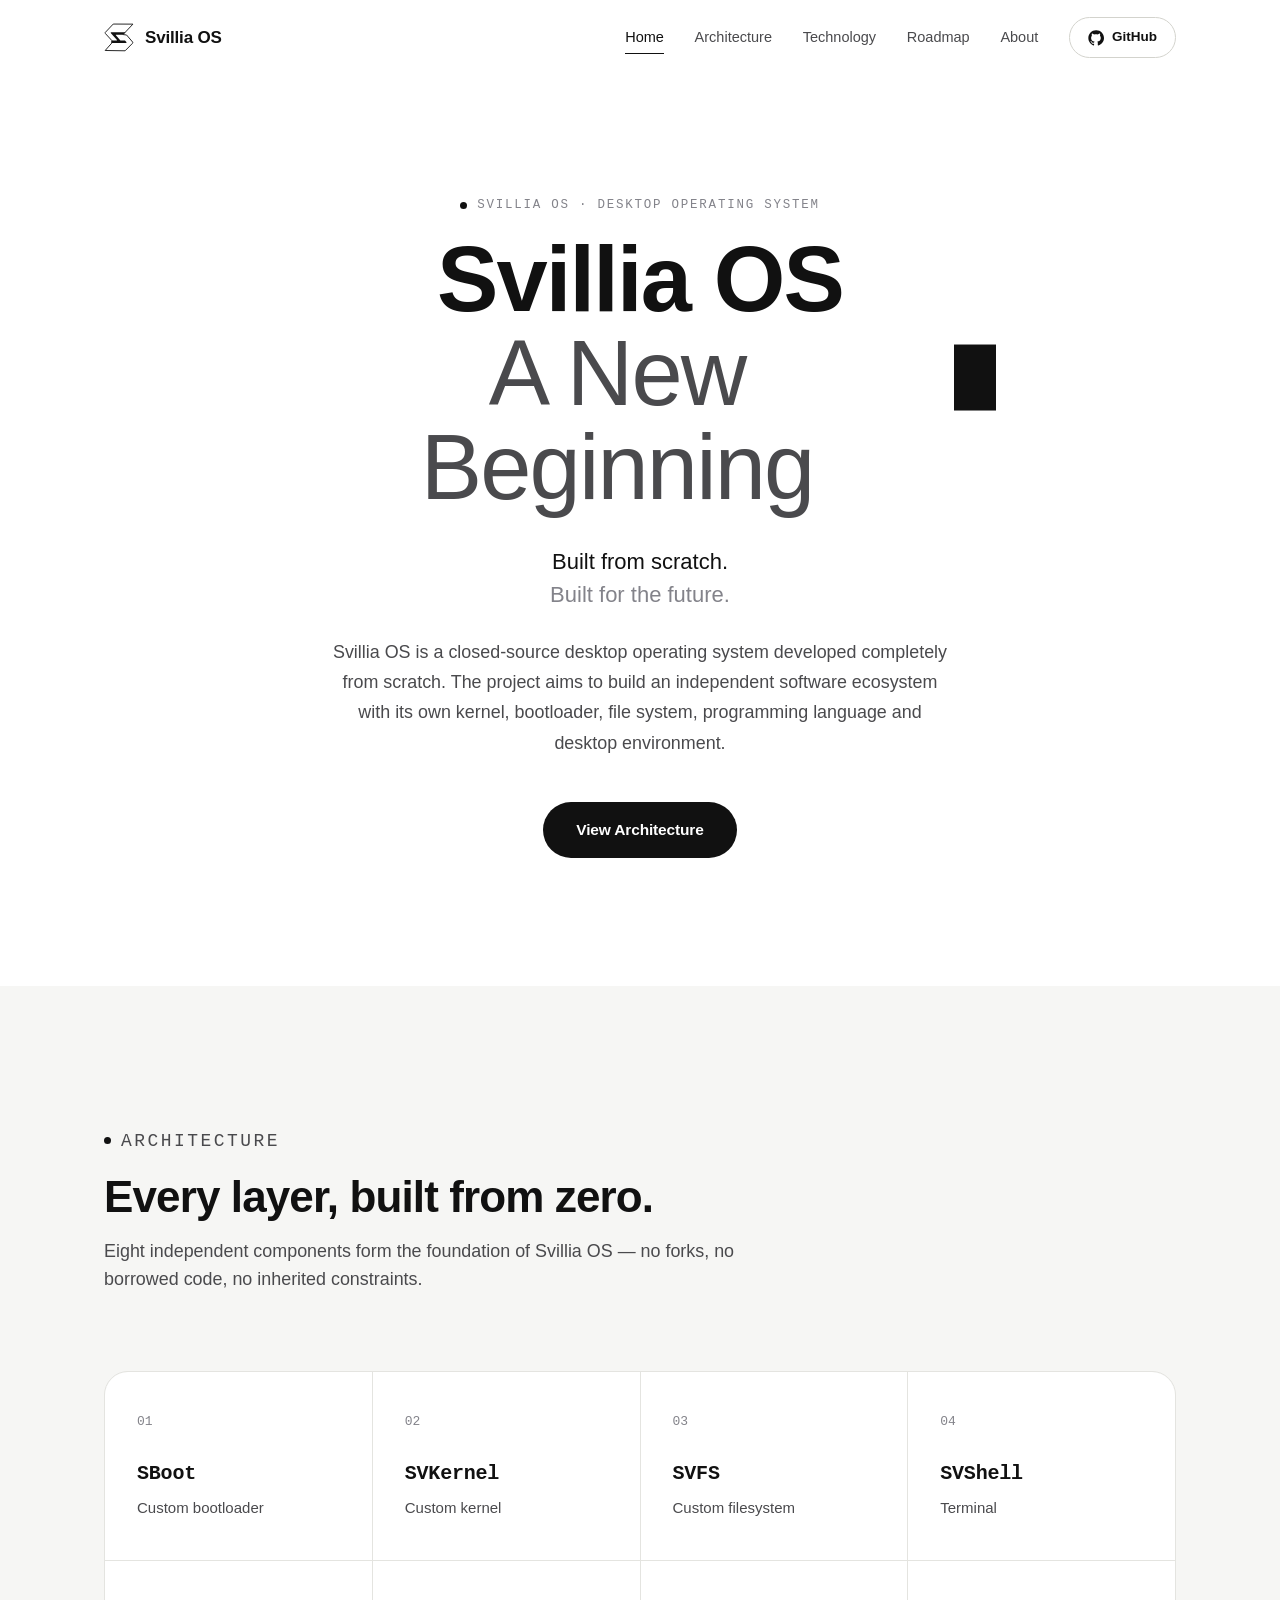
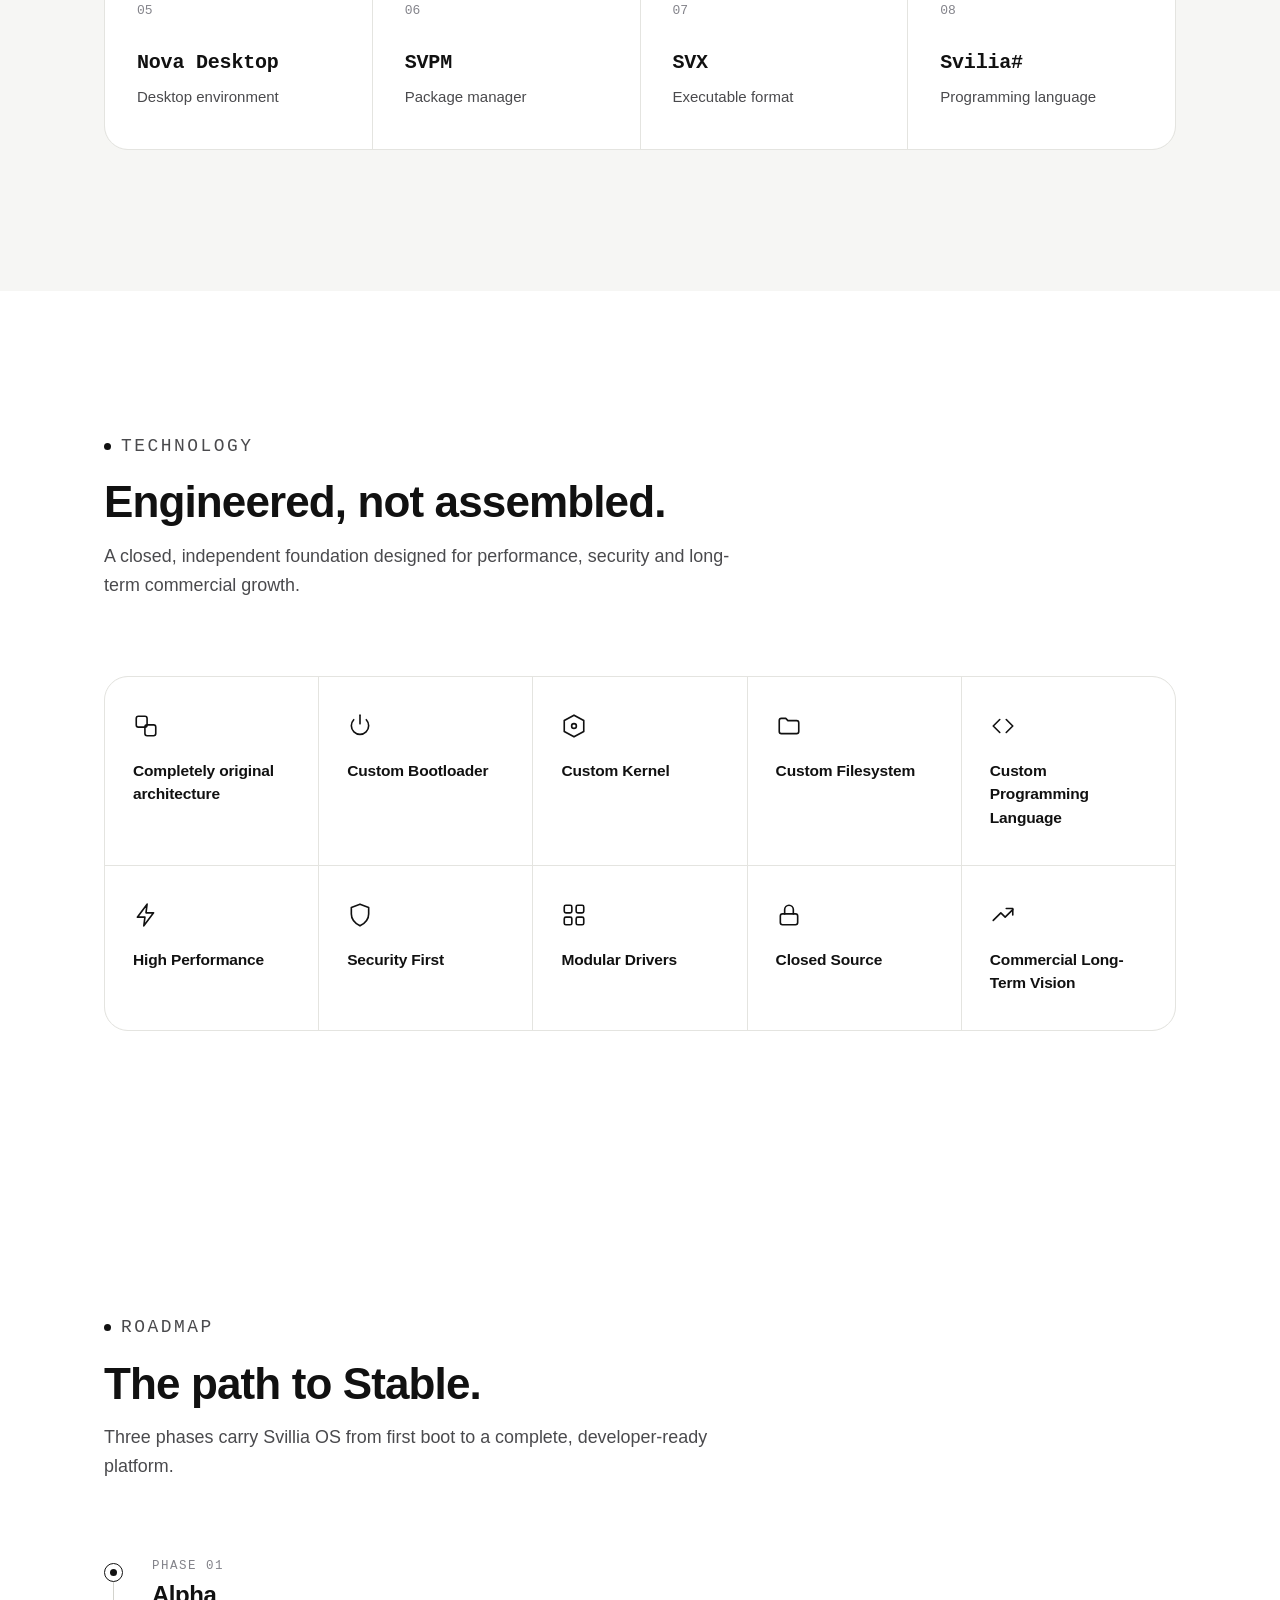
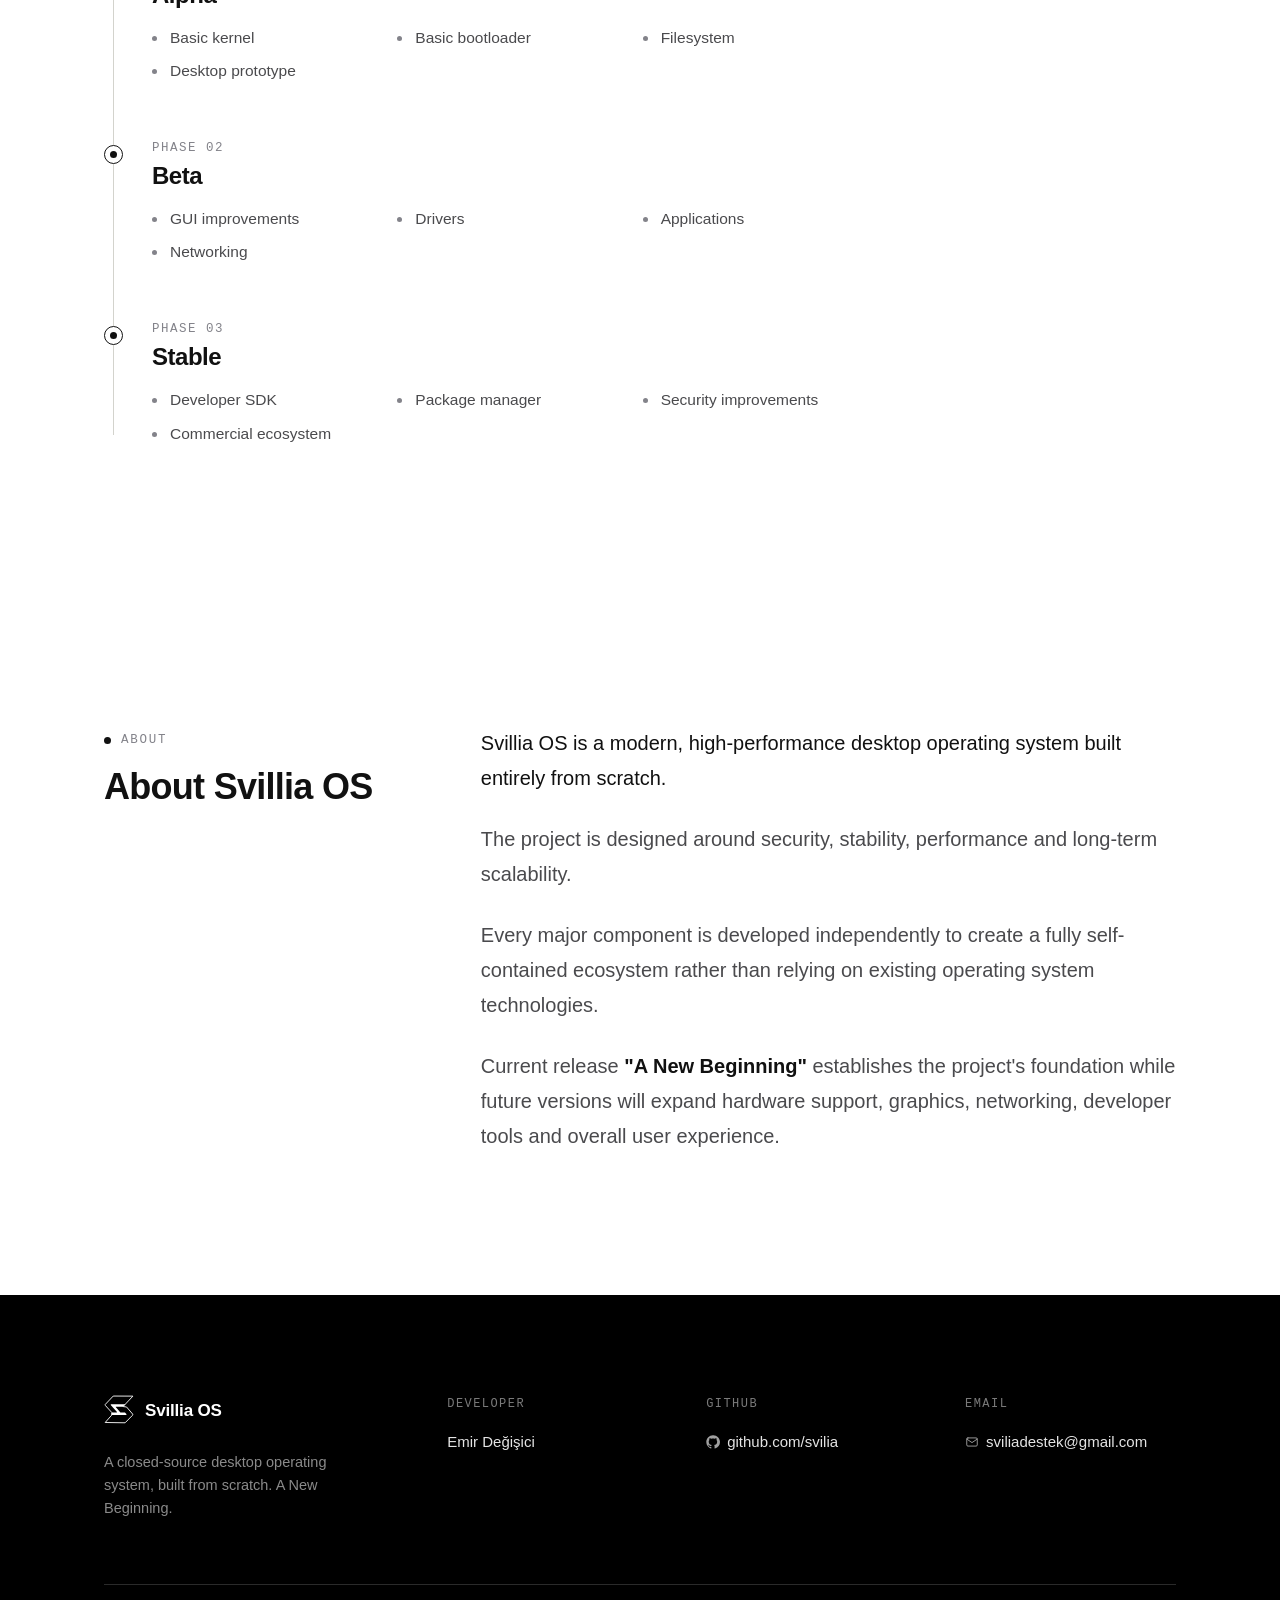
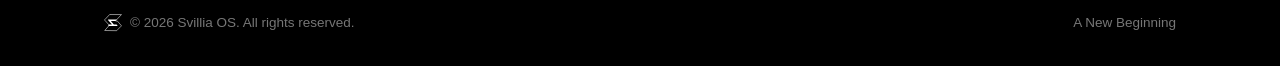
<file: index.html>
<!DOCTYPE html>
<html lang="en">
<head>
<meta charset="UTF-8">
<meta name="viewport" content="width=device-width, initial-scale=1.0">
<title>Svillia OS — A New Beginning</title>
<meta name="description" content="Svillia OS is a closed-source desktop operating system developed completely from scratch — its own kernel, bootloader, file system, programming language and desktop environment.">
<meta name="robots" content="index, follow">
<meta name="theme-color" content="#ffffff">
<meta property="og:title" content="Svillia OS">
<meta property="og:description" content="A New Beginning. Built from scratch. Built for the future.">
<meta property="og:type" content="website">
<meta property="og:url" content="https://svilia.github.io/SvilliaOS/">
<meta property="og:image" content="https://svilia.github.io/SvilliaOS/assets/preview.png">

<meta name="twitter:card" content="summary_large_image">
<meta name="twitter:title" content="Svillia OS">
<meta name="twitter:description" content="A New Beginning. Built from scratch. Built for the future.">
<meta name="twitter:image" content="https://svilia.github.io/SvilliaOS/assets/preview.png">
<link rel="icon" href="data:image/svg+xml,%3Csvg%20xmlns%3D%22http%3A//www.w3.org/2000/svg%22%20viewBox%3D%220%200%20100%20100%22%3E%3Cpath%20d%3D%22M%2029.84%2C4.48%20L%204.00%2C31.77%20L%204.72%2C35.15%20L%2025.97%2C58.33%20L%2025.73%2C67.02%20L%204.00%2C91.65%20L%2070.40%2C92.62%20L%2094.79%2C67.99%20L%2096.00%2C64.13%20L%2075.23%2C39.98%20L%2063.64%2C38.53%20L%2095.52%2C4.72%20Z%22%20fill%3D%22%23111111%22/%3E%3C/svg%3E">

<style>
  /* ============================================================
     0. RESET & BASE
  ============================================================ */
  *, *::before, *::after { box-sizing: border-box; margin: 0; padding: 0; }

  :root{
    --white:        #ffffff;
    --surface:      #f6f6f4;
    --surface-2:    #f0f0ee;
    --ink:          #111111;
    --ink-soft:     #4a4a4d;
    --ink-faint:    #83838a;
    --border:       #e4e4e0;
    --border-strong:#d3d3cd;
    --black:        #000000;
    --black-surface:#141414;
    --black-border: #2a2a2a;

    --font-sans: -apple-system, BlinkMacSystemFont, "Segoe UI", Inter, Helvetica, Arial, sans-serif;
    --font-mono: ui-monospace, "SF Mono", "Cascadia Mono", "Segoe UI Mono", Menlo, Consolas, monospace;

    --container: 1200px;
    --pad-inline: clamp(20px, 6vw, 64px);
    --section-pad: clamp(88px, 11vw, 160px);

    --radius-lg: 24px;
    --radius-md: 16px;
    --radius-full: 999px;

    --ease: cubic-bezier(.22,.61,.36,1);
    --nav-h: 76px;
  }

  html{
    scroll-behavior: smooth;
    scroll-padding-top: var(--nav-h);
  }

  body{
    font-family: var(--font-sans);
    color: var(--ink);
    background: var(--white);
    -webkit-font-smoothing: antialiased;
    -moz-osx-font-smoothing: grayscale;
    line-height: 1.5;
    font-size: 17px;
  }

  img, svg { display: block; max-width: 100%; }
  a { color: inherit; text-decoration: none; }
  ul { list-style: none; }
  button { font: inherit; color: inherit; background: none; border: none; cursor: pointer; }

  a:focus-visible,
  button:focus-visible,
  [tabindex]:focus-visible {
    outline: 2px solid var(--ink);
    outline-offset: 3px;
    border-radius: 4px;
  }

  .container{
    width: 100%;
    max-width: var(--container);
    margin-inline: auto;
    padding-inline: var(--pad-inline);
  }

  .skip-link{
    position: absolute;
    left: -9999px;
    top: 0;
    background: var(--ink);
    color: var(--white);
    padding: 12px 20px;
    border-radius: 0 0 10px 0;
    z-index: 1000;
  }
  .skip-link:focus{ left: 0; }

  section{ padding-block: var(--section-pad); }

  .section-header{
    max-width: 640px;
    margin-bottom: clamp(48px, 6vw, 80px);
  }
  .section-header.center{ margin-inline: auto; text-align: center; }

  .eyebrow{
    display: inline-flex;
    align-items: center;
    gap: 10px;
    font-family: var(--font-mono);
    font-size: 12.5px;
    letter-spacing: 0.14em;
    text-transform: uppercase;
    color: var(--ink-faint);
    margin-bottom: 18px;
  }
  .eyebrow::before{
    content: "";
    width: 7px;
    height: 7px;
    border-radius: 50%;
    background: var(--ink);
    flex-shrink: 0;
  }

  h1, h2, h3 { font-weight: 600; letter-spacing: -0.02em; line-height: 1.08; }

  h2.section-title{
    font-size: clamp(30px, 3.6vw, 44px);
    margin-bottom: 16px;
  }
  .section-header p{
    color: var(--ink-soft);
    font-size: clamp(16px, 1.4vw, 18px);
    line-height: 1.6;
  }

  .btn{
    display: inline-flex;
    align-items: center;
    justify-content: center;
    gap: 10px;
    padding: 15px 32px;
    border-radius: var(--radius-full);
    font-size: 15.5px;
    font-weight: 600;
    letter-spacing: -0.01em;
    border: 1px solid transparent;
    transition: transform .35s var(--ease), background-color .35s var(--ease), border-color .35s var(--ease), box-shadow .35s var(--ease);
    white-space: nowrap;
  }
  .btn-primary{
    background: var(--ink);
    color: var(--white);
  }
  .btn-primary:hover{
    background: #2b2b2b;
    transform: translateY(-2px);
    box-shadow: 0 18px 30px -14px rgba(0,0,0,0.35);
  }
  .btn-primary:active{ transform: translateY(0); }

  .btn-outline{
    background: transparent;
    color: var(--ink);
    border-color: var(--border-strong);
  }
  .btn-outline:hover{
    border-color: var(--ink);
    transform: translateY(-2px);
  }

  /* ============================================================
     1. REVEAL ANIMATION
  ============================================================ */
  [data-reveal]{
    opacity: 0;
    transform: translateY(22px);
    transition: opacity .8s var(--ease), transform .8s var(--ease);
    transition-delay: var(--reveal-delay, 0s);
  }
  [data-reveal].is-visible{
    opacity: 1;
    transform: translateY(0);
  }

  @media (prefers-reduced-motion: reduce){
    *, *::before, *::after{
      animation-duration: 0.001ms !important;
      animation-iteration-count: 1 !important;
      transition-duration: 0.001ms !important;
      scroll-behavior: auto !important;
    }
    [data-reveal]{ opacity: 1; transform: none; }
  }

  /* ============================================================
     2. LOGO
  ============================================================ */
  .logo-icon{ width: 30px; height: 30px; flex-shrink: 0; }
  .brand{
    display: inline-flex;
    align-items: center;
    gap: 11px;
    font-weight: 600;
    font-size: 17px;
    letter-spacing: -0.01em;
    color: var(--ink);
  }
  .brand span{ line-height: 1; }

  /* ============================================================
     3. NAVIGATION
  ============================================================ */
  .site-nav{
    position: fixed;
    top: 0; left: 0; right: 0;
    height: var(--nav-h);
    display: flex;
    align-items: center;
    background: rgba(255,255,255,0.92);
    border-bottom: 1px solid transparent;
    z-index: 500;
    transition: border-color .4s var(--ease), box-shadow .4s var(--ease);
  }
  .site-nav.is-scrolled{
    border-bottom-color: var(--border);
  }
  .nav-inner{
    width: 100%;
    display: flex;
    align-items: center;
    justify-content: space-between;
  }
  .nav-links{
    display: flex;
    align-items: center;
    gap: clamp(20px, 2.4vw, 40px);
  }
  .nav-links a:not(.nav-github){
    font-size: 14.5px;
    font-weight: 500;
    color: var(--ink-soft);
    position: relative;
    padding-block: 6px;
    transition: color .3s var(--ease);
  }
  .nav-links a:not(.nav-github):hover,
  .nav-links a.is-active{
    color: var(--ink);
  }
  .nav-links a:not(.nav-github)::after{
    content: "";
    position: absolute;
    left: 0; bottom: 0;
    width: 100%;
    height: 1px;
    background: var(--ink);
    transform: scaleX(0);
    transform-origin: left;
    transition: transform .35s var(--ease);
  }
  .nav-links a:not(.nav-github):hover::after,
  .nav-links a.is-active::after{
    transform: scaleX(1);
  }

  .nav-github{
    display: inline-flex;
    align-items: center;
    gap: 8px;
    font-size: 13.5px;
    font-weight: 600;
    padding: 9px 18px;
    border-radius: var(--radius-full);
    border: 1px solid var(--border-strong);
    transition: border-color .3s var(--ease), background-color .3s var(--ease), transform .3s var(--ease);
  }
  .nav-github:hover{
    border-color: var(--ink);
    background: var(--ink);
    color: var(--white);
    transform: translateY(-1px);
  }
  .nav-github svg{ width: 16px; height: 16px; }

  .nav-toggle{
    display: none;
    width: 40px; height: 40px;
    align-items: center;
    justify-content: center;
  }
  .nav-toggle svg{ width: 22px; height: 22px; }

  /* Mobile nav */
  .mobile-panel{
    position: fixed;
    inset: var(--nav-h) 0 0 0;
    background: var(--white);
    z-index: 490;
    display: flex;
    flex-direction: column;
    justify-content: center;
    padding: 40px var(--pad-inline);
    transform: translateY(-12px);
    opacity: 0;
    visibility: hidden;
    pointer-events: none;
    transition: opacity .35s var(--ease), transform .35s var(--ease), visibility 0s linear .35s;
  }
  .mobile-panel.is-open{
    opacity: 1;
    transform: translateY(0);
    visibility: visible;
    pointer-events: auto;
    transition: opacity .35s var(--ease), transform .35s var(--ease), visibility 0s linear 0s;
  }
  .mobile-panel a{
    display: block;
    font-size: 26px;
    font-weight: 600;
    letter-spacing: -0.02em;
    padding-block: 16px;
    border-bottom: 1px solid var(--border);
  }
  .mobile-panel a.nav-github{
    display: inline-flex;
    margin-top: 24px;
    border-bottom: none;
    width: fit-content;
    font-size: 15px;
  }

  /* ============================================================
     4. HERO
  ============================================================ */
  .hero{
    padding-top: calc(var(--nav-h) + clamp(64px, 9vw, 120px));
    padding-bottom: clamp(80px, 10vw, 140px);
    text-align: center;
  }
  .hero-inner{
    max-width: 840px;
    margin-inline: auto;
  }
  .hero .eyebrow{ justify-content: center; }

  .hero h1{
    font-size: clamp(46px, 8vw, 92px);
    line-height: 1.02;
  }
  .hero h1 .line-2{
    display: inline-flex;
    align-items: baseline;
    gap: 4px;
    font-weight: 400;
    color: var(--ink-soft);
  }
  .cursor{
    display: inline-block;
    width: 0.46em;
    height: 0.72em;
    background: var(--ink);
    animation: blink 1.1s step-end infinite;
    transform: translateY(0.06em);
  }
  @keyframes blink{
    0%, 45% { opacity: 1; }
    46%, 100% { opacity: 0; }
  }

  .hero-subtitle{
    margin-top: 30px;
    font-size: clamp(18px, 2vw, 22px);
    font-weight: 500;
    color: var(--ink);
  }
  .hero-subtitle span{ display: block; color: var(--ink-faint); font-weight: 400; }

  .hero-description{
    margin-top: 26px;
    font-size: clamp(16px, 1.4vw, 18px);
    color: var(--ink-soft);
    line-height: 1.7;
    max-width: 620px;
    margin-inline: auto;
  }

  .hero-actions{
    margin-top: 44px;
    display: flex;
    justify-content: center;
  }

  /* ============================================================
     5. ARCHITECTURE
  ============================================================ */
  .architecture{ background: var(--surface); }

  .arch-grid{
    display: grid;
    grid-template-columns: repeat(auto-fit, minmax(240px, 1fr));
    gap: 1px;
    background: var(--border);
    border: 1px solid var(--border);
    border-radius: var(--radius-lg);
    overflow: hidden;
  }
  .arch-card{
    background: var(--white);
    padding: 40px 32px;
    transition: background-color .35s var(--ease);
  }
  .arch-card:hover{ background: var(--surface); }
  .arch-index{
    font-family: var(--font-mono);
    font-size: 13px;
    color: var(--ink-faint);
    margin-bottom: 28px;
  }
  .arch-name{
    font-family: var(--font-mono);
    font-size: 20px;
    font-weight: 600;
    letter-spacing: -0.01em;
    margin-bottom: 8px;
  }
  .arch-desc{
    font-size: 15px;
    color: var(--ink-soft);
  }

  /* ============================================================
     6. TECHNOLOGY / FEATURES
  ============================================================ */
  .tech-grid{
    display: grid;
    grid-template-columns: repeat(auto-fit, minmax(210px, 1fr));
    gap: 1px;
    background: var(--border);
    border: 1px solid var(--border);
    border-radius: var(--radius-lg);
    overflow: hidden;
  }
  .tech-card{
    background: var(--white);
    padding: 36px 28px;
    display: flex;
    flex-direction: column;
    gap: 20px;
    transition: background-color .35s var(--ease), transform .35s var(--ease);
  }
  .tech-card:hover{ background: var(--surface); }
  .tech-icon{
    width: 26px; height: 26px;
    color: var(--ink);
  }
  .tech-icon svg{ width: 100%; height: 100%; }
  .tech-label{
    font-size: 15.5px;
    font-weight: 600;
    letter-spacing: -0.01em;
  }

  /* ============================================================
     7. ROADMAP
  ============================================================ */
  .roadmap-track{
    position: relative;
    max-width: 760px;
  }
  .roadmap-track::before{
    content: "";
    position: absolute;
    left: 9px;
    top: 10px;
    bottom: 10px;
    width: 1px;
    background: var(--border-strong);
  }
  .roadmap-item{
    position: relative;
    padding-left: 48px;
    margin-bottom: 56px;
  }
  .roadmap-item:last-child{ margin-bottom: 0; }
  .roadmap-dot{
    position: absolute;
    left: 0; top: 6px;
    width: 19px; height: 19px;
    border-radius: 50%;
    background: var(--white);
    border: 1px solid var(--ink);
    display: flex;
    align-items: center;
    justify-content: center;
  }
  .roadmap-dot::after{
    content: "";
    width: 7px; height: 7px;
    border-radius: 50%;
    background: var(--ink);
  }
  .roadmap-phase{
    font-family: var(--font-mono);
    font-size: 12.5px;
    letter-spacing: 0.12em;
    text-transform: uppercase;
    color: var(--ink-faint);
    margin-bottom: 6px;
  }
  .roadmap-title{
    font-size: 24px;
    font-weight: 600;
    margin-bottom: 18px;
  }
  .roadmap-list{
    display: grid;
    grid-template-columns: repeat(auto-fit, minmax(180px, 1fr));
    gap: 10px 24px;
  }
  .roadmap-list li{
    font-size: 15.5px;
    color: var(--ink-soft);
    padding-left: 18px;
    position: relative;
  }
  .roadmap-list li::before{
    content: "";
    position: absolute;
    left: 0; top: 10px;
    width: 5px; height: 5px;
    border-radius: 50%;
    background: var(--ink-faint);
  }

  /* ============================================================
     8. ABOUT
  ============================================================ */
  .about-grid{
    display: grid;
    grid-template-columns: 300px 1fr;
    gap: clamp(40px, 6vw, 100px);
    align-items: start;
  }
  .about-head{ position: sticky; top: calc(var(--nav-h) + 40px); }
  .about-head h2{ font-size: clamp(28px, 3vw, 36px); }
  .about-copy p{
    font-size: clamp(17px, 1.6vw, 20px);
    line-height: 1.75;
    color: var(--ink-soft);
    margin-bottom: 26px;
  }
  .about-copy p:first-child{
    color: var(--ink);
    font-weight: 500;
  }
  .about-copy p:last-child{ margin-bottom: 0; }
  .about-copy strong{ font-weight: 600; color: var(--ink); }

  /* ============================================================
     9. FOOTER
  ============================================================ */
  .site-footer{
    background: var(--black);
    color: #ffffff;
    padding-block: clamp(64px, 8vw, 100px) 32px;
  }
  .footer-top{
    display: grid;
    grid-template-columns: 1.4fr 1fr 1fr 1fr;
    gap: 48px;
    padding-bottom: 64px;
    border-bottom: 1px solid var(--black-border);
  }
  .footer-brand .brand{ color: #ffffff; }
  .footer-brand p{
    margin-top: 18px;
    font-size: 14.5px;
    color: #8a8a8a;
    max-width: 260px;
    line-height: 1.6;
  }
  .footer-col h4{
    font-family: var(--font-mono);
    font-size: 12px;
    letter-spacing: 0.12em;
    text-transform: uppercase;
    color: #7a7a7a;
    font-weight: 500;
    margin-bottom: 18px;
  }
  .footer-col a, .footer-col p{
    font-size: 15px;
    color: #e4e4e4;
  }
  .footer-col a{
    display: inline-flex;
    align-items: center;
    gap: 7px;
    transition: color .3s var(--ease);
  }
  .footer-col a:hover{ color: #ffffff; }
  .footer-col svg{ width: 14px; height: 14px; opacity: 0.7; }

  .footer-bottom{
    display: flex;
    align-items: center;
    justify-content: space-between;
    flex-wrap: wrap;
    gap: 12px;
    padding-top: 28px;
    font-size: 13.5px;
    color: #767676;
  }
  .footer-bottom .logo-icon{ width: 18px; height: 18px; }
  .footer-bottom-brand{
    display: inline-flex;
    align-items: center;
    gap: 8px;
  }

  /* ============================================================
     10. RESPONSIVE
  ============================================================ */
  @media (max-width: 900px){
    .nav-links{ display: none; }
    .nav-toggle{ display: flex; }

    .about-grid{ grid-template-columns: 1fr; }
    .about-head{ position: static; }

    .footer-top{ grid-template-columns: 1fr 1fr; row-gap: 40px; }
    .footer-brand{ grid-column: 1 / -1; }
  }

  @media (max-width: 560px){
    section{ padding-block: clamp(64px, 14vw, 96px); }
    .hero{ padding-bottom: 72px; }
    .hero-actions{ width: 100%; }
    .btn-primary{ width: 100%; }
    .footer-top{ grid-template-columns: 1fr; }
    .roadmap-list{ grid-template-columns: 1fr; }
    .about-grid{ gap: 28px; }
  }
</style>
</head>
<body>

<a class="skip-link" href="#main">Skip to content</a>
<noscript><style>[data-reveal]{ opacity: 1 !important; transform: none !important; }</style></noscript>

<!-- ============================================================
     LOGO SPRITE (embedded SVG, referenced via <use>)
============================================================ -->
<svg width="0" height="0" style="position:absolute" aria-hidden="true">
  <symbol id="logo-mark" viewBox="0 0 100 100">
    <path d="M 29.84,4.48 L 4.00,31.77 L 4.72,35.15 L 25.97,58.33 L 25.73,67.02 L 4.00,91.65 L 70.40,92.62 L 94.79,67.99 L 96.00,64.13 L 75.23,39.98 L 63.64,38.53 L 95.52,4.72 Z" fill="#ffffff" stroke="#111111" stroke-width="3" stroke-linejoin="round" stroke-linecap="round"/>
    <path d="M 71.61,30.56 L 23.08,31.04 L 22.35,32.01 L 23.08,34.18 L 43.36,56.88 L 42.64,58.33 L 26.22,58.33 L 25.25,57.61 L 26.22,58.57 L 25.73,66.78 L 74.27,66.30 L 74.99,65.33 L 74.51,63.40 L 69.92,58.57 L 54.71,58.09 L 39.01,40.22 L 39.74,38.77 L 64.13,38.77 L 63.40,38.53 Z" fill="#111111"/>
  </symbol>
  <symbol id="logo-mark-dark" viewBox="0 0 100 100">
    <path d="M 29.84,4.48 L 4.00,31.77 L 4.72,35.15 L 25.97,58.33 L 25.73,67.02 L 4.00,91.65 L 70.40,92.62 L 94.79,67.99 L 96.00,64.13 L 75.23,39.98 L 63.64,38.53 L 95.52,4.72 Z" fill="#000000" stroke="#ffffff" stroke-width="3" stroke-linejoin="round" stroke-linecap="round"/>
    <path d="M 71.61,30.56 L 23.08,31.04 L 22.35,32.01 L 23.08,34.18 L 43.36,56.88 L 42.64,58.33 L 26.22,58.33 L 25.25,57.61 L 26.22,58.57 L 25.73,66.78 L 74.27,66.30 L 74.99,65.33 L 74.51,63.40 L 69.92,58.57 L 54.71,58.09 L 39.01,40.22 L 39.74,38.77 L 64.13,38.77 L 63.40,38.53 Z" fill="#ffffff"/>
  </symbol>
</svg>

<!-- ============================================================
     NAVIGATION
============================================================ -->
<header class="site-nav" id="siteNav">
  <div class="container nav-inner">
    <a href="#home" class="brand">
      <svg class="logo-icon" aria-hidden="true"><use href="#logo-mark"></use></svg>
      <span>Svillia OS</span>
    </a>

    <nav class="nav-links" aria-label="Primary">
      <a href="#home">Home</a>
      <a href="#architecture">Architecture</a>
      <a href="#technology">Technology</a>
      <a href="#roadmap">Roadmap</a>
      <a href="#about">About</a>
      <a class="nav-github" href="https://github.com/svilia" target="_blank" rel="noopener">
        <svg viewBox="0 0 24 24" fill="currentColor" aria-hidden="true"><path d="M12 0.5C5.65 0.5 0.5 5.72 0.5 12.16c0 5.15 3.29 9.51 7.86 11.05 0.57 0.11 0.78-0.25 0.78-0.56 0-0.28-0.01-1.02-0.02-2-3.2 0.7-3.87-1.57-3.87-1.57-0.52-1.34-1.28-1.7-1.28-1.7-1.05-0.72 0.08-0.71 0.08-0.71 1.16 0.08 1.77 1.2 1.77 1.2 1.03 1.79 2.7 1.27 3.36 0.97 0.1-0.76 0.4-1.27 0.73-1.56-2.56-0.29-5.25-1.29-5.25-5.72 0-1.26 0.44-2.29 1.17-3.1-0.12-0.29-0.51-1.46 0.11-3.04 0 0 0.96-0.31 3.13 1.18 0.91-0.25 1.88-0.38 2.85-0.39 0.97 0 1.94 0.13 2.85 0.39 2.17-1.49 3.12-1.18 3.12-1.18 0.62 1.58 0.23 2.75 0.11 3.04 0.73 0.81 1.17 1.84 1.17 3.1 0 4.44-2.69 5.42-5.26 5.71 0.41 0.36 0.78 1.08 0.78 2.17 0 1.57-0.01 2.83-0.01 3.21 0 0.31 0.21 0.68 0.79 0.56C20.71 21.66 24 17.31 24 12.16 24 5.72 18.85 0.5 12.5 0.5H12z"/></svg>
        GitHub
      </a>
    </nav>

    <button class="nav-toggle" id="navToggle" aria-label="Open menu" aria-expanded="false" aria-controls="mobilePanel">
      <svg id="navToggleIcon" viewBox="0 0 24 24" fill="none" stroke="currentColor" stroke-width="1.6" stroke-linecap="round">
        <path d="M3 6h18M3 12h18M3 18h18"/>
      </svg>
    </button>
  </div>
</header>

<div class="mobile-panel" id="mobilePanel">
  <a href="#home">Home</a>
  <a href="#architecture">Architecture</a>
  <a href="#technology">Technology</a>
  <a href="#roadmap">Roadmap</a>
  <a href="#about">About</a>
  <a class="nav-github" href="https://github.com/svilia" target="_blank" rel="noopener">
    <svg viewBox="0 0 24 24" fill="currentColor" aria-hidden="true"><path d="M12 0.5C5.65 0.5 0.5 5.72 0.5 12.16c0 5.15 3.29 9.51 7.86 11.05 0.57 0.11 0.78-0.25 0.78-0.56 0-0.28-0.01-1.02-0.02-2-3.2 0.7-3.87-1.57-3.87-1.57-0.52-1.34-1.28-1.7-1.28-1.7-1.05-0.72 0.08-0.71 0.08-0.71 1.16 0.08 1.77 1.2 1.77 1.2 1.03 1.79 2.7 1.27 3.36 0.97 0.1-0.76 0.4-1.27 0.73-1.56-2.56-0.29-5.25-1.29-5.25-5.72 0-1.26 0.44-2.29 1.17-3.1-0.12-0.29-0.51-1.46 0.11-3.04 0 0 0.96-0.31 3.13 1.18 0.91-0.25 1.88-0.38 2.85-0.39 0.97 0 1.94 0.13 2.85 0.39 2.17-1.49 3.12-1.18 3.12-1.18 0.62 1.58 0.23 2.75 0.11 3.04 0.73 0.81 1.17 1.84 1.17 3.1 0 4.44-2.69 5.42-5.26 5.71 0.41 0.36 0.78 1.08 0.78 2.17 0 1.57-0.01 2.83-0.01 3.21 0 0.31 0.21 0.68 0.79 0.56C20.71 21.66 24 17.31 24 12.16 24 5.72 18.85 0.5 12.5 0.5H12z"/></svg>
    GitHub
  </a>
</div>

<main id="main">

  <!-- ============================================================
       HERO
  ============================================================ -->
  <section class="hero" id="home">
    <div class="container hero-inner">
      <p class="eyebrow" data-reveal>SVILLIA OS · DESKTOP OPERATING SYSTEM</p>

      <h1 data-reveal>
        Svillia OS<br>
        <span class="line-2">A New Beginning<span class="cursor" aria-hidden="true"></span></span>
      </h1>

      <p class="hero-subtitle" data-reveal style="--reveal-delay:.05s">
        Built from scratch.
        <span>Built for the future.</span>
      </p>

      <p class="hero-description" data-reveal style="--reveal-delay:.1s">
        Svillia OS is a closed-source desktop operating system developed completely from scratch. The project aims to build an independent software ecosystem with its own kernel, bootloader, file system, programming language and desktop environment.
      </p>

      <div class="hero-actions" data-reveal style="--reveal-delay:.15s">
        <a href="#architecture" class="btn btn-primary">View Architecture</a>
      </div>
    </div>
  </section>

  <!-- ============================================================
       ARCHITECTURE
  ============================================================ -->
  <section class="architecture" id="architecture">
    <div class="container">
      <div class="section-header" data-reveal>
        <p class="eyebrow">Architecture</p>
        <h2 class="section-title">Every layer, built from zero.</h2>
        <p>Eight independent components form the foundation of Svillia OS — no forks, no borrowed code, no inherited constraints.</p>
      </div>

      <div class="arch-grid">
        <div class="arch-card" data-reveal>
          <p class="arch-index">01</p>
          <p class="arch-name">SBoot</p>
          <p class="arch-desc">Custom bootloader</p>
        </div>
        <div class="arch-card" data-reveal>
          <p class="arch-index">02</p>
          <p class="arch-name">SVKernel</p>
          <p class="arch-desc">Custom kernel</p>
        </div>
        <div class="arch-card" data-reveal>
          <p class="arch-index">03</p>
          <p class="arch-name">SVFS</p>
          <p class="arch-desc">Custom filesystem</p>
        </div>
        <div class="arch-card" data-reveal>
          <p class="arch-index">04</p>
          <p class="arch-name">SVShell</p>
          <p class="arch-desc">Terminal</p>
        </div>
        <div class="arch-card" data-reveal>
          <p class="arch-index">05</p>
          <p class="arch-name">Nova Desktop</p>
          <p class="arch-desc">Desktop environment</p>
        </div>
        <div class="arch-card" data-reveal>
          <p class="arch-index">06</p>
          <p class="arch-name">SVPM</p>
          <p class="arch-desc">Package manager</p>
        </div>
        <div class="arch-card" data-reveal>
          <p class="arch-index">07</p>
          <p class="arch-name">SVX</p>
          <p class="arch-desc">Executable format</p>
        </div>
        <div class="arch-card" data-reveal>
          <p class="arch-index">08</p>
          <p class="arch-name">Svilia#</p>
          <p class="arch-desc">Programming language</p>
        </div>
      </div>
    </div>
  </section>

  <!-- ============================================================
       TECHNOLOGY / FEATURES
  ============================================================ -->
  <section class="technology" id="technology">
    <div class="container">
      <div class="section-header" data-reveal>
        <p class="eyebrow">Technology</p>
        <h2 class="section-title">Engineered, not assembled.</h2>
        <p>A closed, independent foundation designed for performance, security and long-term commercial growth.</p>
      </div>

      <div class="tech-grid">
        <div class="tech-card" data-reveal>
          <span class="tech-icon" aria-hidden="true">
            <svg viewBox="0 0 24 24" fill="none" stroke="currentColor" stroke-width="1.5" stroke-linecap="round" stroke-linejoin="round">
              <rect x="3" y="3" width="10" height="10" rx="2"/>
              <rect x="11" y="11" width="10" height="10" rx="2"/>
            </svg>
          </span>
          <span class="tech-label">Completely original architecture</span>
        </div>

        <div class="tech-card" data-reveal>
          <span class="tech-icon" aria-hidden="true">
            <svg viewBox="0 0 24 24" fill="none" stroke="currentColor" stroke-width="1.5" stroke-linecap="round" stroke-linejoin="round">
              <path d="M12 2v8"/>
              <path d="M6.2 6.2a8 8 0 1 0 11.6 0"/>
            </svg>
          </span>
          <span class="tech-label">Custom Bootloader</span>
        </div>

        <div class="tech-card" data-reveal>
          <span class="tech-icon" aria-hidden="true">
            <svg viewBox="0 0 24 24" fill="none" stroke="currentColor" stroke-width="1.5" stroke-linecap="round" stroke-linejoin="round">
              <path d="M12 2 21 7v10l-9 5-9-5V7z"/>
              <circle cx="12" cy="12" r="2.2"/>
            </svg>
          </span>
          <span class="tech-label">Custom Kernel</span>
        </div>

        <div class="tech-card" data-reveal>
          <span class="tech-icon" aria-hidden="true">
            <svg viewBox="0 0 24 24" fill="none" stroke="currentColor" stroke-width="1.5" stroke-linecap="round" stroke-linejoin="round">
              <path d="M3 7a2 2 0 0 1 2-2h4l2 2h8a2 2 0 0 1 2 2v8a2 2 0 0 1-2 2H5a2 2 0 0 1-2-2z"/>
            </svg>
          </span>
          <span class="tech-label">Custom Filesystem</span>
        </div>

        <div class="tech-card" data-reveal>
          <span class="tech-icon" aria-hidden="true">
            <svg viewBox="0 0 24 24" fill="none" stroke="currentColor" stroke-width="1.5" stroke-linecap="round" stroke-linejoin="round">
              <path d="M9 6 3 12l6 6"/>
              <path d="M15 6l6 6-6 6"/>
            </svg>
          </span>
          <span class="tech-label">Custom Programming Language</span>
        </div>

        <div class="tech-card" data-reveal>
          <span class="tech-icon" aria-hidden="true">
            <svg viewBox="0 0 24 24" fill="none" stroke="currentColor" stroke-width="1.5" stroke-linecap="round" stroke-linejoin="round">
              <path d="M13 2 4 14h7l-1 8 9-12h-7z"/>
            </svg>
          </span>
          <span class="tech-label">High Performance</span>
        </div>

        <div class="tech-card" data-reveal>
          <span class="tech-icon" aria-hidden="true">
            <svg viewBox="0 0 24 24" fill="none" stroke="currentColor" stroke-width="1.5" stroke-linecap="round" stroke-linejoin="round">
              <path d="M12 2 4 5v6c0 5 3.4 8.6 8 11 4.6-2.4 8-6 8-11V5z"/>
            </svg>
          </span>
          <span class="tech-label">Security First</span>
        </div>

        <div class="tech-card" data-reveal>
          <span class="tech-icon" aria-hidden="true">
            <svg viewBox="0 0 24 24" fill="none" stroke="currentColor" stroke-width="1.5" stroke-linecap="round" stroke-linejoin="round">
              <rect x="3" y="3" width="7" height="7" rx="1.5"/>
              <rect x="14" y="3" width="7" height="7" rx="1.5"/>
              <rect x="3" y="14" width="7" height="7" rx="1.5"/>
              <rect x="14" y="14" width="7" height="7" rx="1.5"/>
            </svg>
          </span>
          <span class="tech-label">Modular Drivers</span>
        </div>

        <div class="tech-card" data-reveal>
          <span class="tech-icon" aria-hidden="true">
            <svg viewBox="0 0 24 24" fill="none" stroke="currentColor" stroke-width="1.5" stroke-linecap="round" stroke-linejoin="round">
              <rect x="4" y="11" width="16" height="10" rx="2"/>
              <path d="M8 11V7a4 4 0 0 1 8 0v4"/>
            </svg>
          </span>
          <span class="tech-label">Closed Source</span>
        </div>

        <div class="tech-card" data-reveal>
          <span class="tech-icon" aria-hidden="true">
            <svg viewBox="0 0 24 24" fill="none" stroke="currentColor" stroke-width="1.5" stroke-linecap="round" stroke-linejoin="round">
              <path d="M3 17 10 10l4 4 7-7"/>
              <path d="M15 6h6v6"/>
            </svg>
          </span>
          <span class="tech-label">Commercial Long-Term Vision</span>
        </div>
      </div>
    </div>
  </section>

  <!-- ============================================================
       ROADMAP
  ============================================================ -->
  <section class="roadmap" id="roadmap">
    <div class="container">
      <div class="section-header" data-reveal>
        <p class="eyebrow">Roadmap</p>
        <h2 class="section-title">The path to Stable.</h2>
        <p>Three phases carry Svillia OS from first boot to a complete, developer-ready platform.</p>
      </div>

      <div class="roadmap-track">
        <div class="roadmap-item" data-reveal>
          <span class="roadmap-dot"></span>
          <p class="roadmap-phase">Phase 01</p>
          <h3 class="roadmap-title">Alpha</h3>
          <ul class="roadmap-list">
            <li>Basic kernel</li>
            <li>Basic bootloader</li>
            <li>Filesystem</li>
            <li>Desktop prototype</li>
          </ul>
        </div>

        <div class="roadmap-item" data-reveal>
          <span class="roadmap-dot"></span>
          <p class="roadmap-phase">Phase 02</p>
          <h3 class="roadmap-title">Beta</h3>
          <ul class="roadmap-list">
            <li>GUI improvements</li>
            <li>Drivers</li>
            <li>Applications</li>
            <li>Networking</li>
          </ul>
        </div>

        <div class="roadmap-item" data-reveal>
          <span class="roadmap-dot"></span>
          <p class="roadmap-phase">Phase 03</p>
          <h3 class="roadmap-title">Stable</h3>
          <ul class="roadmap-list">
            <li>Developer SDK</li>
            <li>Package manager</li>
            <li>Security improvements</li>
            <li>Commercial ecosystem</li>
          </ul>
        </div>
      </div>
    </div>
  </section>

  <!-- ============================================================
       ABOUT
  ============================================================ -->
  <section class="about" id="about">
    <div class="container about-grid">
      <div class="about-head" data-reveal>
        <p class="eyebrow">About</p>
        <h2>About Svillia OS</h2>
      </div>
      <div class="about-copy" data-reveal style="--reveal-delay:.05s">
        <p>Svillia OS is a modern, high-performance desktop operating system built entirely from scratch.</p>
        <p>The project is designed around security, stability, performance and long-term scalability.</p>
        <p>Every major component is developed independently to create a fully self-contained ecosystem rather than relying on existing operating system technologies.</p>
        <p>Current release <strong>"A New Beginning"</strong> establishes the project's foundation while future versions will expand hardware support, graphics, networking, developer tools and overall user experience.</p>
      </div>
    </div>
  </section>

</main>

<!-- ============================================================
     FOOTER
============================================================ -->
<footer class="site-footer">
  <div class="container">
    <div class="footer-top">
      <div class="footer-brand">
        <a href="#home" class="brand">
          <svg class="logo-icon" aria-hidden="true"><use href="#logo-mark-dark"></use></svg>
          <span>Svillia OS</span>
        </a>
        <p>A closed-source desktop operating system, built from scratch. A New Beginning.</p>
      </div>

      <div class="footer-col">
        <h4>Developer</h4>
        <p>Emir Değişici</p>
      </div>

      <div class="footer-col">
        <h4>GitHub</h4>
        <a href="https://github.com/svilia" target="_blank" rel="noopener">
          <svg viewBox="0 0 24 24" fill="currentColor" aria-hidden="true"><path d="M12 0.5C5.65 0.5 0.5 5.72 0.5 12.16c0 5.15 3.29 9.51 7.86 11.05 0.57 0.11 0.78-0.25 0.78-0.56 0-0.28-0.01-1.02-0.02-2-3.2 0.7-3.87-1.57-3.87-1.57-0.52-1.34-1.28-1.7-1.28-1.7-1.05-0.72 0.08-0.71 0.08-0.71 1.16 0.08 1.77 1.2 1.77 1.2 1.03 1.79 2.7 1.27 3.36 0.97 0.1-0.76 0.4-1.27 0.73-1.56-2.56-0.29-5.25-1.29-5.25-5.72 0-1.26 0.44-2.29 1.17-3.1-0.12-0.29-0.51-1.46 0.11-3.04 0 0 0.96-0.31 3.13 1.18 0.91-0.25 1.88-0.38 2.85-0.39 0.97 0 1.94 0.13 2.85 0.39 2.17-1.49 3.12-1.18 3.12-1.18 0.62 1.58 0.23 2.75 0.11 3.04 0.73 0.81 1.17 1.84 1.17 3.1 0 4.44-2.69 5.42-5.26 5.71 0.41 0.36 0.78 1.08 0.78 2.17 0 1.57-0.01 2.83-0.01 3.21 0 0.31 0.21 0.68 0.79 0.56C20.71 21.66 24 17.31 24 12.16 24 5.72 18.85 0.5 12.5 0.5H12z"/></svg>
          github.com/svilia
        </a>
      </div>

      <div class="footer-col">
        <h4>Email</h4>
        <a href="mailto:sviliadestek@gmail.com">
          <svg viewBox="0 0 24 24" fill="none" stroke="currentColor" stroke-width="1.6" stroke-linecap="round" stroke-linejoin="round" aria-hidden="true"><rect x="3" y="5" width="18" height="14" rx="2"/><path d="m3 7 9 6 9-6"/></svg>
          sviliadestek@gmail.com
        </a>
      </div>
    </div>

    <div class="footer-bottom">
      <span class="footer-bottom-brand">
        <svg class="logo-icon" aria-hidden="true"><use href="#logo-mark-dark"></use></svg>
        © 2026 Svillia OS. All rights reserved.
      </span>
      <span>A New Beginning</span>
    </div>
  </div>
</footer>

<script>
(function(){
  "use strict";

  /* ---------- Navbar scrolled state ---------- */
  var nav = document.getElementById('siteNav');
  var sentinel = document.getElementById('home');
  if (nav && sentinel){
    var navObserver = new IntersectionObserver(function(entries){
      entries.forEach(function(entry){
        nav.classList.toggle('is-scrolled', !entry.isIntersecting || entry.intersectionRatio < 1);
      });
    }, { threshold: [1], rootMargin: "-1px 0px 0px 0px" });
    navObserver.observe(sentinel);
  }
  // Fallback / more reliable scroll-based check
  var onScroll = function(){
    if (window.scrollY > 8){ nav.classList.add('is-scrolled'); }
    else { nav.classList.remove('is-scrolled'); }
  };
  window.addEventListener('scroll', onScroll, { passive: true });
  onScroll();

  /* ---------- Mobile menu ---------- */
  var toggle = document.getElementById('navToggle');
  var panel = document.getElementById('mobilePanel');
  var toggleIcon = document.getElementById('navToggleIcon');

  function closeMenu(){
    panel.classList.remove('is-open');
    toggle.setAttribute('aria-expanded', 'false');
    toggleIcon.innerHTML = '<path d="M3 6h18M3 12h18M3 18h18"/>';
    document.body.style.overflow = '';
  }
  function openMenu(){
    panel.classList.add('is-open');
    toggle.setAttribute('aria-expanded', 'true');
    toggleIcon.innerHTML = '<path d="M6 6l12 12M18 6L6 18"/>';
    document.body.style.overflow = 'hidden';
  }
  toggle.addEventListener('click', function(){
    var isOpen = panel.classList.contains('is-open');
    isOpen ? closeMenu() : openMenu();
  });
  panel.querySelectorAll('a').forEach(function(link){
    link.addEventListener('click', closeMenu);
  });
  document.addEventListener('keydown', function(e){
    if (e.key === 'Escape') closeMenu();
  });

  /* ---------- Scroll reveal ---------- */
  var revealEls = document.querySelectorAll('[data-reveal]');
  if ('IntersectionObserver' in window){
    var revealObserver = new IntersectionObserver(function(entries, obs){
      entries.forEach(function(entry){
        if (entry.isIntersecting){
          entry.target.classList.add('is-visible');
          obs.unobserve(entry.target);
        }
      });
    }, { threshold: 0.15, rootMargin: "0px 0px -60px 0px" });
    revealEls.forEach(function(el){ revealObserver.observe(el); });
    // Failsafe: guarantee visibility even if the observer never fires
    // (older engines, unusual layouts, etc.)
    setTimeout(function(){
      revealEls.forEach(function(el){ el.classList.add('is-visible'); });
    }, 2000);
  } else {
    revealEls.forEach(function(el){ el.classList.add('is-visible'); });
  }

  /* ---------- Active nav link on scroll (scroll-spy) ---------- */
  var sections = ['home','architecture','technology','roadmap','about']
    .map(function(id){ return document.getElementById(id); })
    .filter(Boolean);
  var navLinks = document.querySelectorAll('.nav-links a[href^="#"]');

  function setActive(id){
    navLinks.forEach(function(link){
      link.classList.toggle('is-active', link.getAttribute('href') === '#' + id);
    });
  }
  if ('IntersectionObserver' in window && sections.length){
    var spyObserver = new IntersectionObserver(function(entries){
      entries.forEach(function(entry){
        if (entry.isIntersecting){ setActive(entry.target.id); }
      });
    }, { rootMargin: "-45% 0px -50% 0px", threshold: 0 });
    sections.forEach(function(s){ spyObserver.observe(s); });
  }

})();
</script>

</body>
</html>
</file>
